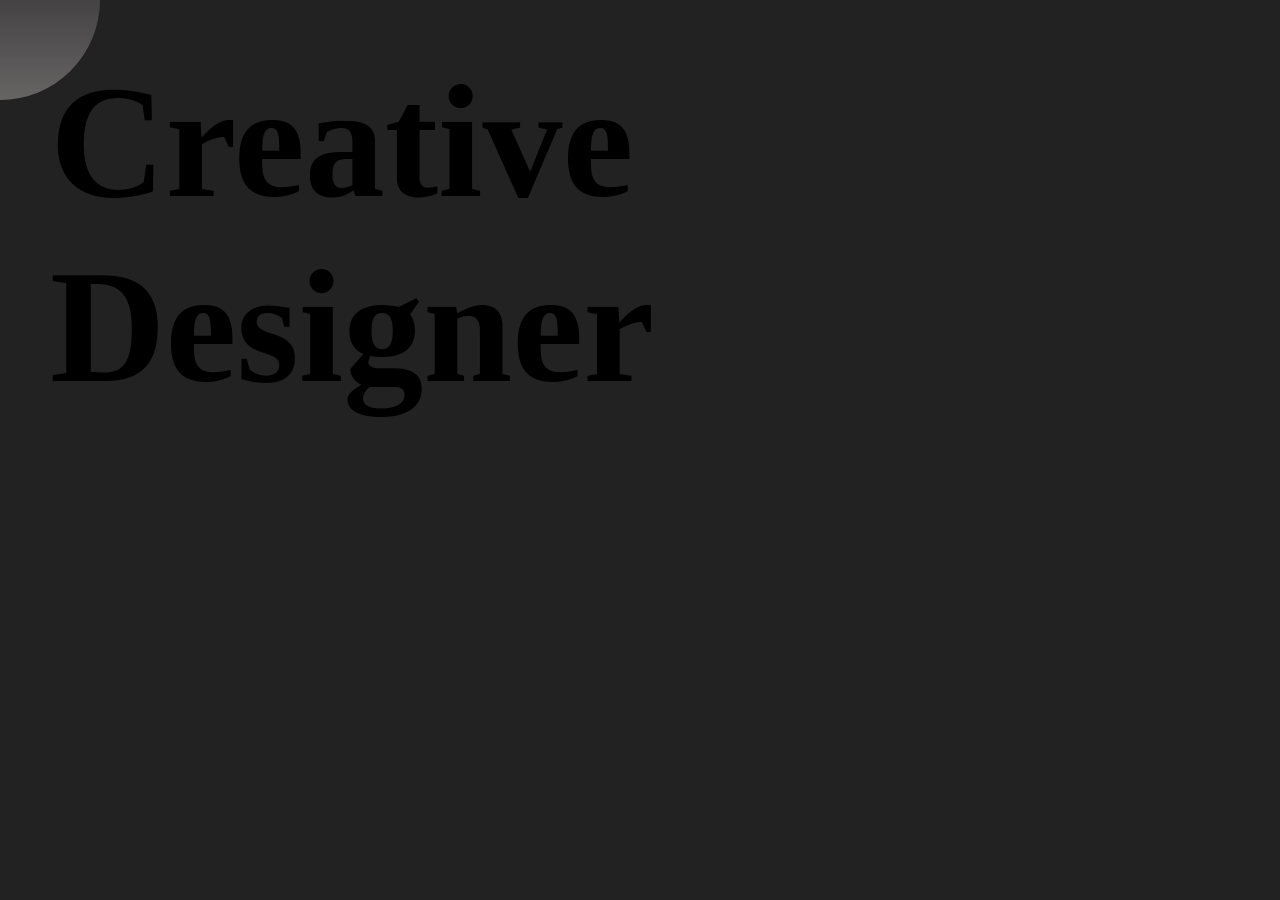
<file: Task-1/index.html>
<!DOCTYPE html>
<html lang="en">
<head>
    <meta charset="UTF-8">
    <meta name="viewport" content="width=device-width, initial-scale=1.0">
    <link rel="stylesheet" href="style.css">
    <title>Document</title>
</head>
<body>

    <div class="main">
        <div class="cursor"></div>
        <h1>
            Creative Designer
        </h1>
    </div>

    <script src="https://cdnjs.cloudflare.com/ajax/libs/gsap/3.13.0/gsap.min.js" integrity="sha512-NcZdtrT77bJr4STcmsGAESr06BYGE8woZdSdEgqnpyqac7sugNO+Tr4bGwGF3MsnEkGKhU2KL2xh6Ec+BqsaHA==" crossorigin="anonymous" referrerpolicy="no-referrer"></script>
    <script src="main.js"></script>
    
</body>
</html>
</file>
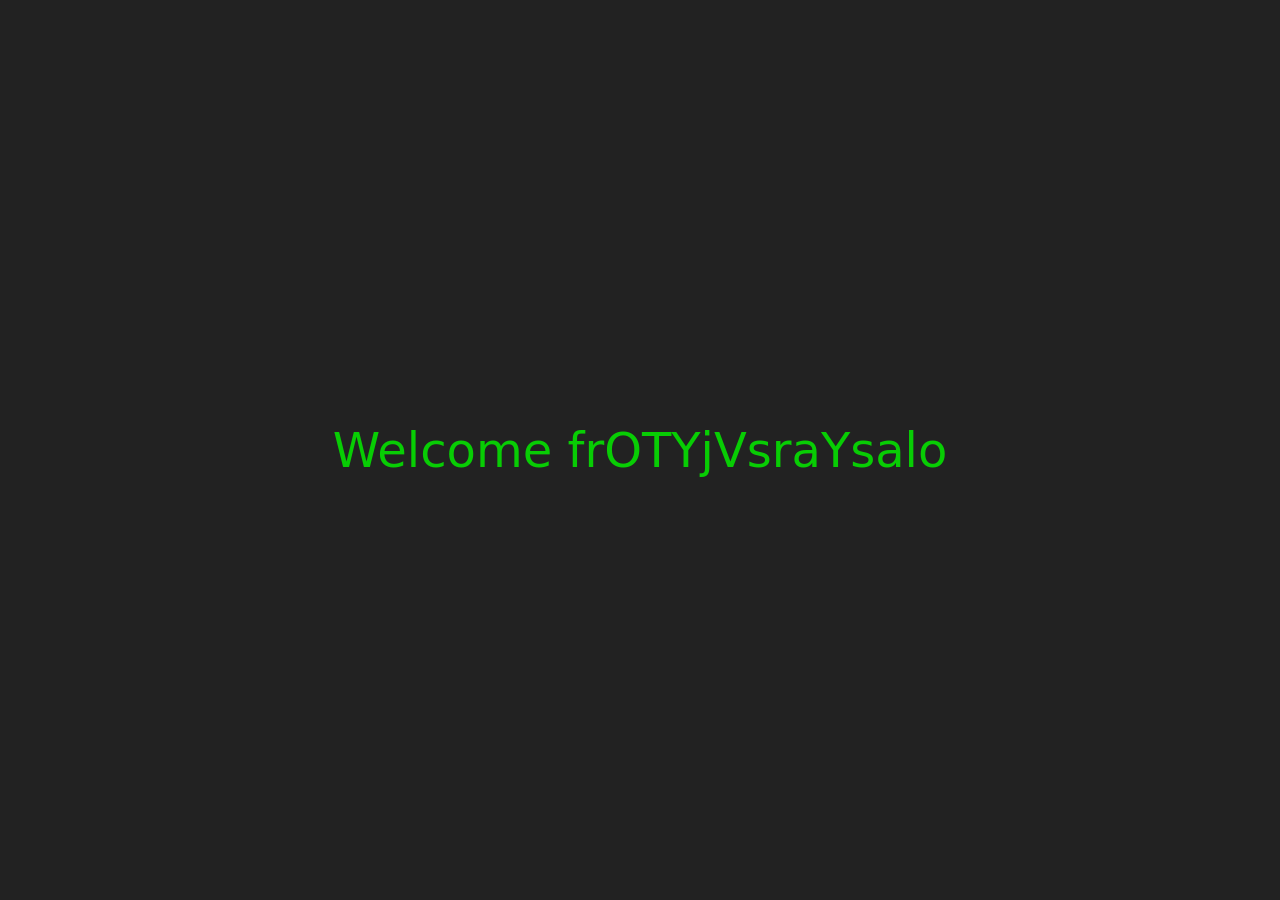
<file: Task-2/index.html>
<!DOCTYPE html>
<html lang="en">
<head>
    <meta charset="UTF-8">
    <meta name="viewport" content="width=device-width, initial-scale=1.0">
    <link rel="stylesheet" href="style.css">
    <title>Document</title>
</head>
<body>

    <p>Welcome to the Web Hub </p>
    

    <script src="main.js"></script>
</body>
</html>
</file>
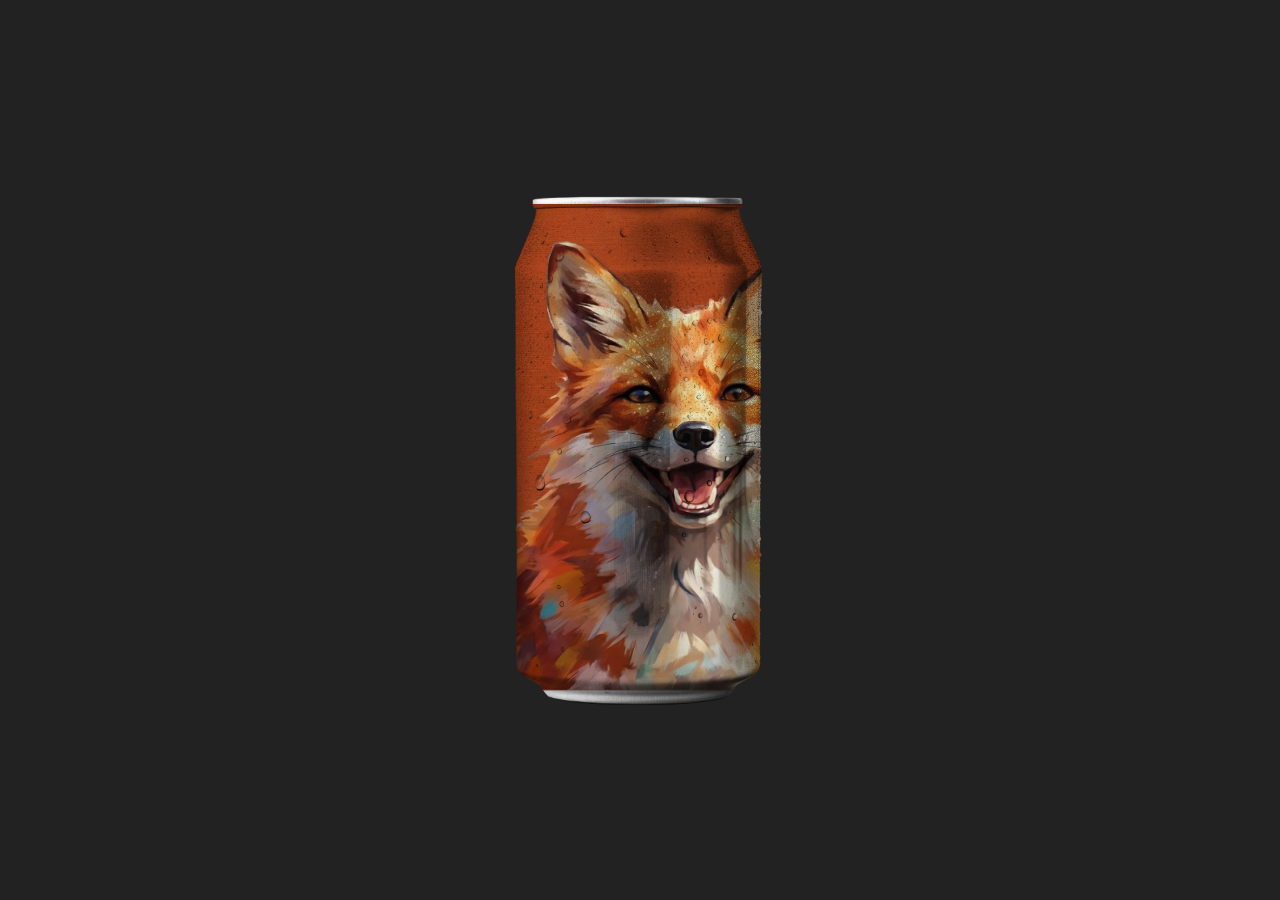
<file: Task-5/index.html>
<!DOCTYPE html>
<html lang="en">
<head>
    <meta charset="UTF-8">
    <meta name="viewport" content="width=device-width, initial-scale=1.0">
    <link rel="stylesheet" href="style.css">
    <!-- <script src="https://cdn.jsdelivr.net/npm/@tailwindcss/browser@4"></script> -->
    <title>Task-5</title>
</head>
<body>
        <div class="banner">
            <div class="product">
                <div class="soda"
                style="--url: url(./assests/Dog.png)"></div>

                <div class="soda"
                style="--url: url(./assests/Owl.png)"></div>
            </div>
        </div>
</body>
</html>
</file>
<file: Task-1/style.css>
* {

    margin: 0;
    padding: 0;
    box-sizing: border-box;
}
html,
body {

    height: 100%;
    width: 100%;
}

.main{

    width: 100%;
    height: 100%;
    background-color: #222;
    position: relative;
 
    padding: 50px;

    overflow: hidden;
}

.cursor{
    width: 200px;
    height: 200px;
    border-radius: 50%;
    background: linear-gradient(transparent, rgba(207, 200, 200, 0.399));
    position: fixed;
    top: 0;
    left: 0;
    transform: translate(-50%, -50%);
    pointer-events: none;
}

h1{
    max-width: 500px;
    position: absolute;
    font-size: 10rem;
}
</file>
<file: Task-2/style.css>
* {

    margin: 0;
    padding: 0;
    box-sizing: border-box;
    font-family: system-ui, -apple-system, BlinkMacSystemFont, 'Segoe UI', Roboto, Oxygen, Ubuntu, Cantarell, 'Open Sans', 'Helvetica Neue', sans-serif;
}
html,
body {

    height: 100%;
    width: 100%;
}

body{
    background-color: #222;
    display: flex;
    justify-content: center;
    align-items: center;
}

p{
    color: #08cd04;
    font-size: 3rem;
}
</file>
<file: Task-5/style.css>
* {
    margin: 0;
    padding: 0;
    box-sizing: border-box;
}

html, body {
    height: 100%;
    width: 100%;
}

body {
    background-color: #222;
}



.banner {
    width: 100%;
    height: 100%;
    overflow: hidden;
    position: relative;
    display: flex;
    justify-content: center;
    align-items: center;
}


.banner .product {

    position: absolute;
    top: 50%;
    left: 50%;
    transform: translate(-50%, -50%);
    transition: 0.7s;
    
    display: flex;
    justify-content: center;
    align-items: center;

    --left: 0px;
}


.banner .product .soda {

    width: 250px;
    aspect-ratio: 2/4.1;
    position: absolute;
    transition: 0.9s;


    background: 
        var(--url) var(--left) 10px / 63vh 95% repeat-x,
        url(./assests/Soda_can_mokup.png) center/cover no-repeat;

    background-blend-mode: multiply;

    mask-image: url(./assests/Soda_can_mokup.png);
    mask-size: 100% 100%;
    mask-repeat: no-repeat;
}


.banner .product:hover {

    --left: -910px; 
    scale: 1.1;
}


.banner .product .soda:nth-child(2) {
    opacity: 0;
}

.banner .product:hover .soda:nth-child(2) {
    opacity: 1;
}
</file>
